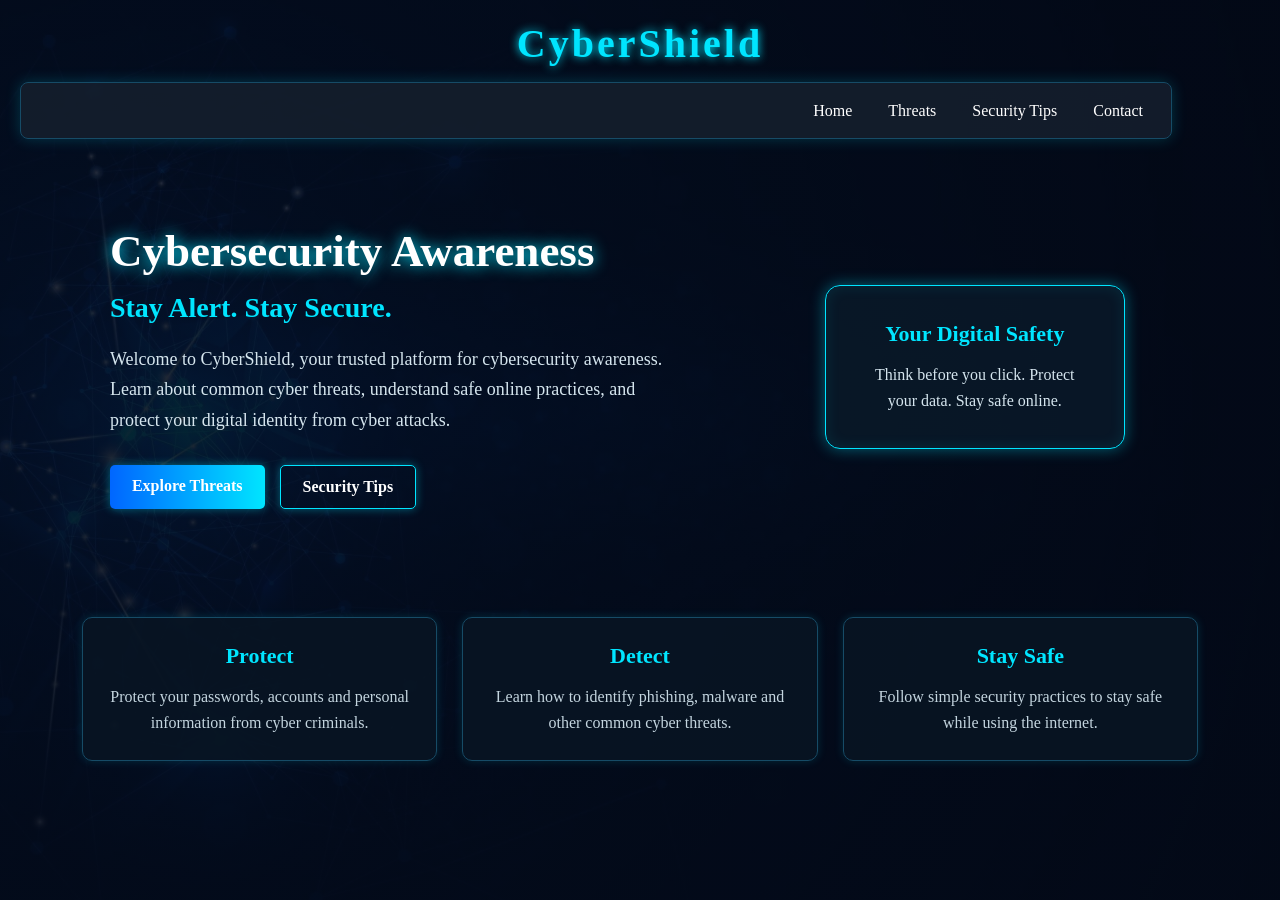
<file: index.html>
<!DOCTYPE html>
<html lang="en">

<head>

    <meta charset="UTF-8">
    <meta name="viewport" content="width=device-width, initial-scale=1.0">

    <link rel="stylesheet" href="style.css">

    <title>CyberShield</title>

</head>


<body>

    <div class="d1">

        <h1>CyberShield</h1>


        <nav>

            <ul>

                <li>
                    <a href="index.html">Home</a>
                </li>

                <li>
                    <a href="threats.html">Threats</a>
                </li>

                <li>
                    <a href="tips.html">Security Tips</a>
                </li>

                <li>
                    <a href="contact.html">Contact</a>
                </li>

            </ul>

        </nav>


        <div class="maincontent">


            <div class="content1">

                <h2>Cybersecurity Awareness</h2>

                <h3>Stay Alert. Stay Secure.</h3>

                <p>
                    Welcome to CyberShield, your trusted platform
                    for cybersecurity awareness. Learn about common
                    cyber threats, understand safe online practices,
                    and protect your digital identity from cyber attacks.
                </p>


                <div class="buttons">

                    <a href="threats.html" class="btn">
                        Explore Threats
                    </a>

                    <a href="tips.html" class="btn btn2">
                        Security Tips
                    </a>

                </div>

            </div>


            <div class="content2">

                <div class="box">

                    <h3>Your Digital Safety</h3>

                    <p>
                        Think before you click.
                        Protect your data.
                        Stay safe online.
                    </p>

                </div>

            </div>


        </div>


        <div class="info">


            <div class="card">

                <h3> Protect</h3>

                <p>
                    Protect your passwords, accounts and
                    personal information from cyber criminals.
                </p>

            </div>


            <div class="card">

                <h3> Detect</h3>

                <p>
                    Learn how to identify phishing, malware
                    and other common cyber threats.
                </p>

            </div>


            <div class="card">

                <h3>Stay Safe</h3>

                <p>
                    Follow simple security practices to stay
                    safe while using the internet.
                </p>

            </div>


        </div>


    </div>

</body>

</html>
</file>
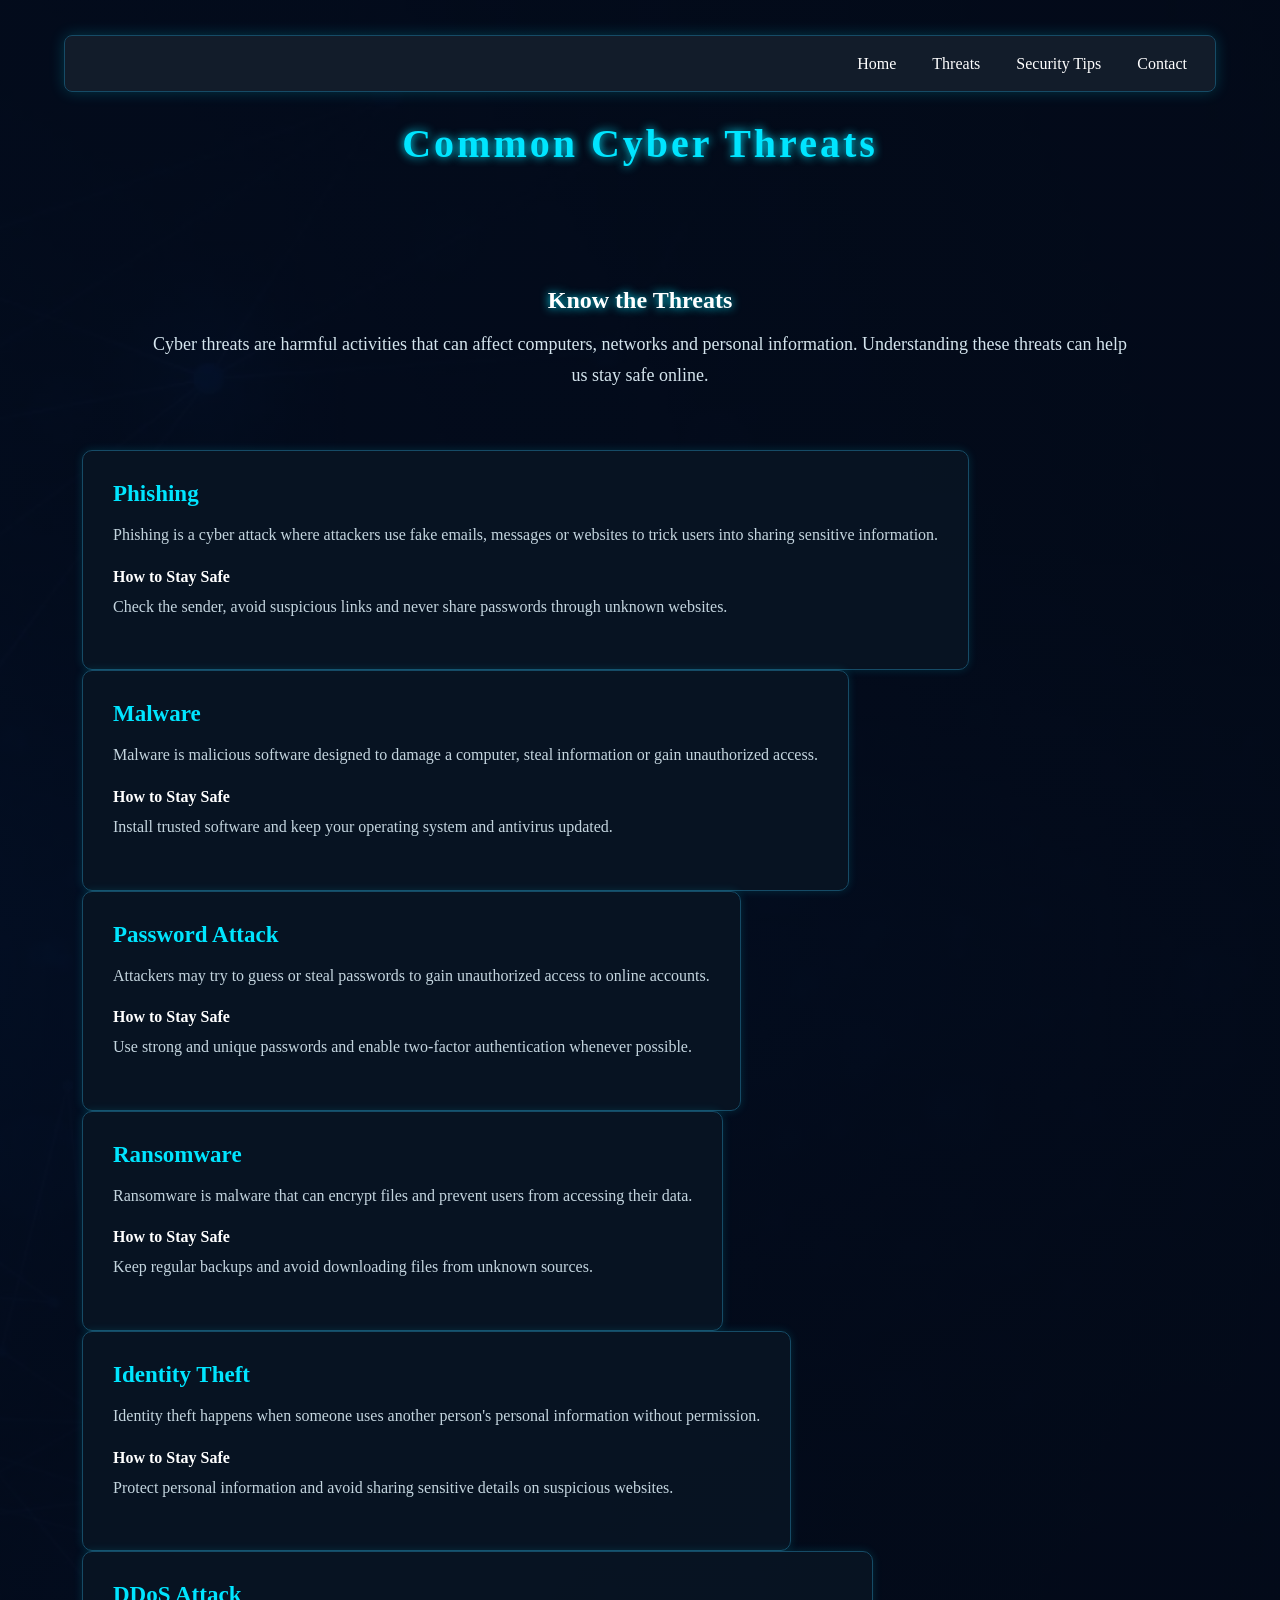
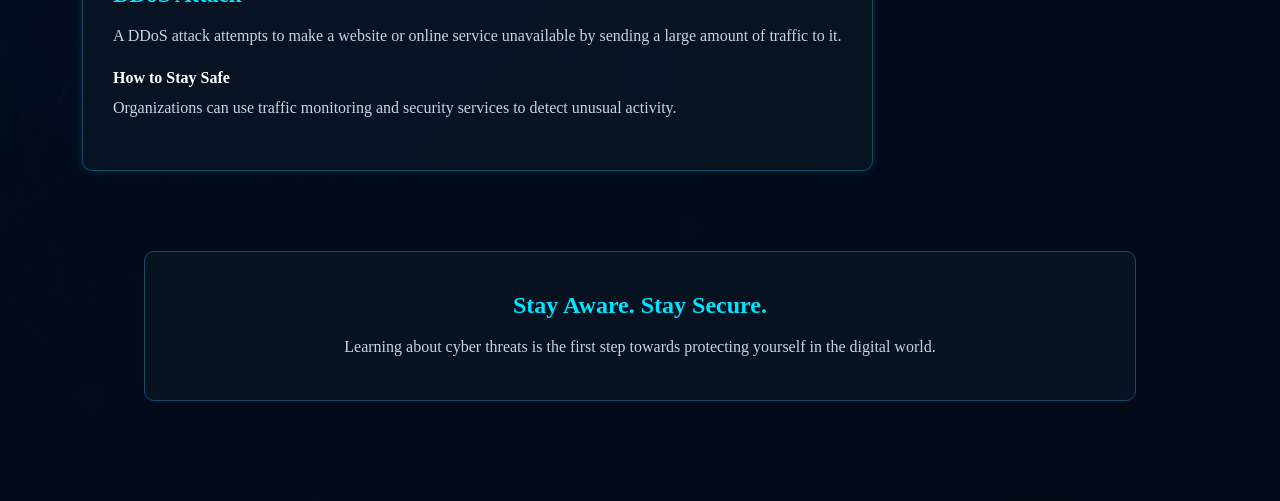
<file: threats.html>
<!DOCTYPE html>
<html lang="en">

<head>

    <meta charset="UTF-8">

    <meta name="viewport" content="width=device-width, initial-scale=1.0">
    <title>CyberShield - Threats</title>

    <style>
        * {
    margin: 0;
    padding: 0;
    box-sizing: border-box;
}


/* main container */

.d1 {
    width: 100%;
    min-height: 100vh;
    padding: 20px;
    background-image:
        linear-gradient(
            rgba(3, 10, 25, 0.88),
            rgba(3, 10, 25, 0.95)
        ),
        url("assets/images/frontbg.jpg");

    background-size: cover;
    background-position: center;
}


/* heading */

h1 {
    text-align: center;
    color: #00e5ff;
    font-size: 40px;
    margin-top:100px;
    letter-spacing: 3px;
    text-shadow: 0 0 10px #00e5ff;
    animation: heading 1.5s ease;
}


/* navigation */

nav {
    margin-top: 15px;
    background-color: rgba(20, 30, 45, 0.90);
    border: 1px solid #164b66;
    border-radius: 8px;
    box-shadow: 0 0 15px rgba(0, 229, 255, 0.2);
    position: fixed;
    top: 20px;
    left: 5%;
    width: 90%;
}


ul {
    list-style: none;
    display: flex;
    justify-content: right;
    align-items: center;
    height: 55px;
    padding: 10px;
}


li {
    margin: 10px;
    padding: 8px;
}


a {
    color: white;
    text-decoration: none;
    font-size: 16px;
    transition: 0.3s;
}


li:hover a {
    color: #00e5ff;
    text-shadow: 0 0 10px #00e5ff;
}


/* introduction */

.content {
    width: 80%; 
    margin: auto;
    padding-top: 120px;
    text-align: center;
    animation: slide 1.5s ease;
}


.content h2 {
    color: white;
    font-sze: 35px;
    margin-bottom: 15px;
    text-shadow: 0 0 10px #00e5ff;
}


.content p {
    color: #d5e5ee;
    font-size: 18px;
    line-height: 1.7;
}


/* threats cards */

.threats {
    width: 90%;
    margin: 60px auto;
    display: flex;
    justify-content: space-between;
    flex-wrap: wrap;
}


.card {
    padding: 30px;
    background: rgba(8, 20, 35, 0.90);
    border: 1px solid #164b66;
    border-radius: 10px;
    box-shadow: 0 0 10px rgba(0, 229, 255, 0.15);
    transition: 0.4s;
    animation: cardshow 1.5s ease;
}


.card:hover {
    transform: translateY(-10px);
    border-color: #00e5ff;
    box-shadow:
        0 0 15px #00e5ff,
        0 0 25px rgba(0, 102, 255, 0.4);
}


.card h3 {
    color: #00e5ff;
    font-size: 23px;
    margin-bottom: 15px;
}


.card p {
    color: #c4d5df;
    line-height: 1.6;
    margin-bottom: 20px;
}


.card h4 {
    color: white;
    margin-bottom: 8px;
}


/* bottom section */

.bottom {
    width: 80%;
    margin: 80px auto;
    padding: 40px;
    text-align: center;
    border: 1px solid #164b66;
    border-radius: 10px;
    background: rgba(8, 20, 35, 0.8);
}


.bottom h2 {
    color: #00e5ff;
    margin-bottom: 15px;
}


.bottom p {
    color: #c4d5df;
    line-height: 1.6;
}


/* heading animation */

@keyframes heading {

    from {
        opacity: 0;
        transform: translateY(-30px);
    }

    to {
        opacity: 1;
        transform: translateY(0);
    }

}


/* content animation */

@keyframes slide {

    from {
        opacity: 0;
        transform: translateX(-50px);
    }

    to {
        opacity: 1;
        transform: translateX(0);
    }

}


/* card animation */

@keyframes cardshow {

    from {
        opacity: 0;
        transform: translateY(40px);
    }

    to {
        opacity: 1;
        transform: translateY(0);
    }

}


/* responsive design */

@media screen and (max-width: 768px) {


    h1 {
        font-size: 30px;
        margin-top: 60px;
    }


    nav {
        top: 10px;
        left: 5%;
        width: 90%;
    }


    ul {
        justify-content: center;
        flex-wrap: wrap;
        height: auto;
    }


    li {
        margin: 5px;
        padding: 5px;
    }


    li a {
        font-size: 14px;
    }


    .content {
        width: 100%;
        padding-top: 100px;
    }


    .content h2 {
        font-size: 28px;
    }


    .content p {
        font-size: 16px;
    }


   .threats {
    width: 90%;
    display: flex;
    flex-direction: column;
}


    .card {
        width: 100%;
    }


    .bottom {
        width: 90%;
        padding: 25px;
    }

}
    </style>

</head>


<body>

    <div class="d1">

        <h1>Common Cyber Threats</h1>


        <nav>

            <ul>

                <li>
                    <a href="index.html">Home</a>
                </li>

                <li>
                    <a href="threats.html">Threats</a>
                </li>

                <li>
                    <a href="tips.html">Security Tips</a>
                </li>

                <li>
                    <a href="contact.html">Contact</a>
                </li>

            </ul>

        </nav>


        <div class="content">

            <h2>Know the Threats</h2>

            <p>
                Cyber threats are harmful activities that can
                affect computers, networks and personal information.
                Understanding these threats can help us stay safe online.
            </p>

        </div>


        <div class="threats">


            <div class="card">

                <h3>Phishing</h3>

                <p>
                    Phishing is a cyber attack where attackers
                    use fake emails, messages or websites to
                    trick users into sharing sensitive information.
                </p>

                <h4>How to Stay Safe</h4>

                <p>
                    Check the sender, avoid suspicious links and
                    never share passwords through unknown websites.
                </p>

            </div>


            <div class="card">

                <h3>Malware</h3>

                <p>
                    Malware is malicious software designed to
                    damage a computer, steal information or
                    gain unauthorized access.
                </p>

                <h4>How to Stay Safe</h4>

                <p>
                    Install trusted software and keep your
                    operating system and antivirus updated.
                </p>

            </div>


            <div class="card">

                <h3> Password Attack</h3>

                <p>
                    Attackers may try to guess or steal passwords
                    to gain unauthorized access to online accounts.
                </p>

                <h4>How to Stay Safe</h4>

                <p>
                    Use strong and unique passwords and enable
                    two-factor authentication whenever possible.
                </p>

            </div>


            <div class="card">

                <h3>Ransomware</h3>

                <p>
                    Ransomware is malware that can encrypt files
                    and prevent users from accessing their data.
                </p>

                <h4>How to Stay Safe</h4>

                <p>
                    Keep regular backups and avoid downloading
                    files from unknown sources.
                </p>

            </div>


            <div class="card">

                <h3>Identity Theft</h3>

                <p>
                    Identity theft happens when someone uses
                    another person's personal information without
                    permission.
                </p>

                <h4>How to Stay Safe</h4>

                <p>
                    Protect personal information and avoid sharing
                    sensitive details on suspicious websites.
                </p>

            </div>


            <div class="card">

                <h3>DDoS Attack</h3>

                <p>
                    A DDoS attack attempts to make a website or
                    online service unavailable by sending a large
                    amount of traffic to it.
                </p>

                <h4>How to Stay Safe</h4>

                <p>
                    Organizations can use traffic monitoring and
                    security services to detect unusual activity.
                </p>

            </div>


        </div>


        <div class="bottom">

            <h2>Stay Aware. Stay Secure.</h2>

            <p>
                Learning about cyber threats is the first step
                towards protecting yourself in the digital world.
            </p>

        </div>


    </div>

</body>

</html>
</file>
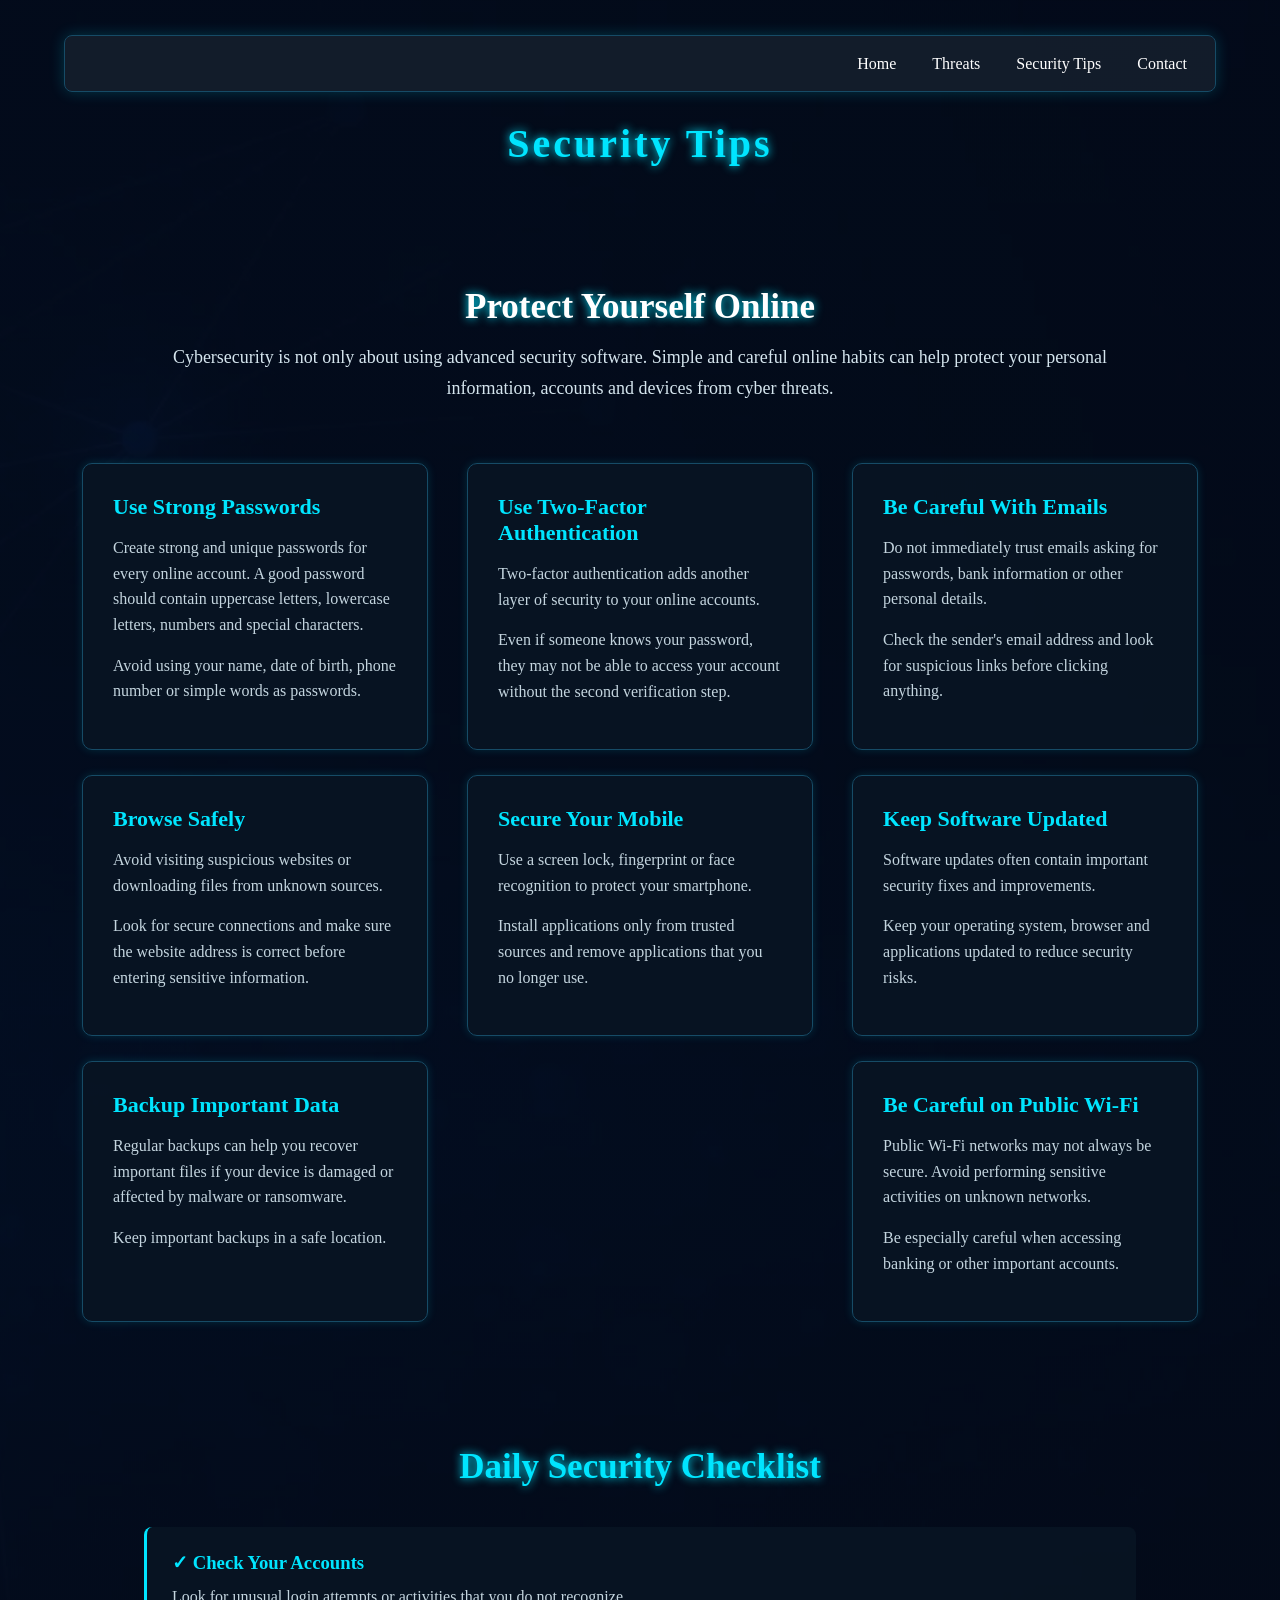
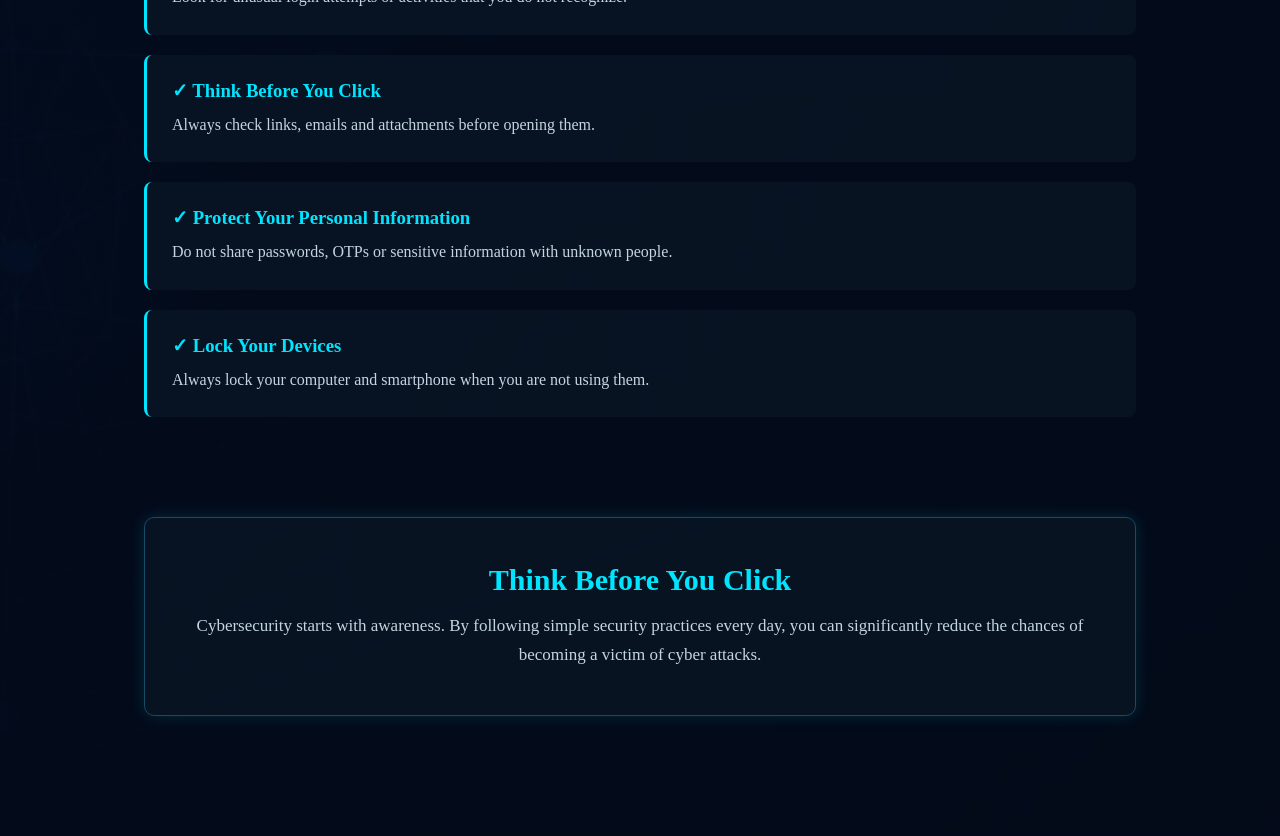
<file: tips.html>
<!DOCTYPE html>
<html lang="en">

<head>

    <meta charset="UTF-8">

    <meta name="viewport" content="width=device-width, initial-scale=1.0">

    <title>CyberShield - Security Tips</title>
    
    <style>
    
* {
    margin: 0;
    padding: 0;
    box-sizing: border-box;
}


/* main container */

.d1 {
    width: 100%;
    min-height: 100vh;
    padding: 20px;
    background-image:
        linear-gradient(
            rgba(3, 10, 25, 0.88),
            rgba(3, 10, 25, 0.95)
        ),
        url("assets/images/frontbg.jpg");

    background-size: cover;
    background-position: center;
  
}


/* heading */

h1 {
    text-align: center;
    color: #00e5ff;
    font-size: 40px;
    margin-top: 100px;
    letter-spacing: 3px;
    text-shadow: 0 0 10px #00e5ff;
    animation: heading 1.5s ease;
}


/* navigation */

nav {
    margin-top: 15px;
    background-color: rgba(20, 30, 45, 0.90);
    border: 1px solid #164b66;
    border-radius: 8px;
    box-shadow: 0 0 15px rgba(0, 229, 255, 0.2);
    position: fixed;
    top: 20px;
    left: 5%;
    width: 90%;
}


ul {
    list-style: none;
    display: flex;
    justify-content: right;
    align-items: center;
    height: 55px;
    padding: 10px;
}


li {
    margin: 10px;
    padding: 8px;
}


a {
    color: white;
    text-decoration: none;
    font-size: 16px;
    transition: 0.3s;
}


li:hover a {
    color: #00e5ff;
    text-shadow: 0 0 10px #00e5ff;
}


/* introduction */

.content {
    width: 80%;
    margin: auto;
    padding-top: 120px;
    text-align: center;
    animation: slide 1.5s ease;
}


.content h2 {
    color: white;
    font-size: 35px;
    margin-bottom: 15px;
    text-shadow: 0 0 10px #00e5ff;
}


.content p {
    color: #d5e5ee;
    font-size: 18px;
    line-height: 1.7;
}


/* security tips */

.tips {
    width: 90%;
    margin: 60px auto;
    display: flex;
    justify-content: space-between;
    flex-wrap: wrap;
}


/* cards */

.card {
    width: 31%;
    margin-bottom: 25px;
    padding: 30px;
    background: rgba(8, 20, 35, 0.90);
    border: 1px solid #164b66;
    border-radius: 10px;
    box-shadow: 0 0 10px rgba(0, 229, 255, 0.15);
    transition: 0.4s;
    animation: cardshow 1.5s ease;
}


.card:hover {
    transform: translateY(-10px);
    border-color: #00e5ff;
    box-shadow:
        0 0 15px #00e5ff,
        0 0 25px rgba(0, 102, 255, 0.4);
}


.card h3 {
    color: #00e5ff;
    font-size: 22px;
    margin-bottom: 15px;
}


.card p {
    color: #c4d5df;
    line-height: 1.6;
    margin-bottom: 15px;
}


/* checklist tick marks */

.checklist {
    width: 80%;
    margin: 100px auto;
    text-align: center;
}


.checklist h2 {
    color: #00e5ff;
    font-size: 35px;
    margin-bottom: 40px;
    text-shadow: 0 0 10px #00e5ff;
}


.check {
    padding: 25px;
    margin-bottom: 20px;
    text-align: left;
    background: rgba(8, 20, 35, 0.90);
    border-left: 3px solid #00e5ff;
    border-radius: 8px;
    transition: 0.3s;
}


.check:hover {
    transform: translateX(10px);
    box-shadow: 0 0 15px rgba(0, 229, 255, 0.4);
}


.check h3 {
    color: #00e5ff;
    margin-bottom: 10px;
}


.check p {
    color: #c4d5df;
    line-height: 1.6;
}


/* bottom section */

.bottom {
    width: 80%;
    margin: 100px auto;
    padding: 45px;
    text-align: center;
    background: rgba(8, 20, 35, 0.90);
    border: 1px solid #164b66;
    border-radius: 10px;
    box-shadow: 0 0 15px rgba(0, 229, 255, 0.15);
}


.bottom h2 {
    color: #00e5ff;
    margin-bottom: 15px;
    font-size: 30px;
}


.bottom p {
    color: #c4d5df;
    line-height: 1.7;
    font-size: 17px;
}


/* heading animation */

@keyframes heading {

    from {
        opacity: 0;
        transform: translateY(-30px);
    }

    to {
        opacity: 1;
        transform: translateY(0);
    }

}


/* content animation */

@keyframes slide {

    from {
        opacity: 0;
        transform: translateX(-50px);
    }

    to {
        opacity: 1;
        transform: translateX(0);
    }

}


/* cards animation */

@keyframes cardshow {

    from {
        opacity: 0;
        transform: translateY(40px);
    }

    to {
        opacity: 1;
        transform: translateY(0);
    }

}


/* responsive design */

@media screen and (max-width: 768px) {


    h1 {
        font-size: 30px;
        margin-top: 60px;
    }


    nav {
        top: 10px;
        left: 5%;
        width: 90%;
    }


    ul {
        justify-content: center;
        flex-wrap: wrap;
        height: auto;
    }


    li {
        margin: 5px;
        padding: 5px;
    }


    li a {
        font-size: 14px;
    }


    .content {
        width: 100%;
        padding-top: 100px;
    }


    .content h2 {
        font-size: 28px;
    }


    .content p {
        font-size: 16px;
    }


    /* mobile cards */

    .tips {
        width: 90%;
        display: flex;
        flex-direction: column;
    }


    .card {
        width: 100%;
        margin-bottom: 20px;
    }


    /* checklist */

    .checklist {
        width: 90%;
        margin: 70px auto;
    }


    .checklist h2 {
        font-size: 28px;
    }


    /* bottom */

    .bottom {
        width: 90%;
        padding: 30px;
        margin: 70px auto;
    }


    .bottom h2 {
        font-size: 26px;
    }

}
    </style>

</head>


<body>

    <div class="d1">


        <h1>Security Tips</h1>


        <nav>

            <ul>

                <li>
                    <a href="index.html">Home</a>
                </li>

                <li>
                    <a href="threats.html">Threats</a>
                </li>

                <li>
                    <a href="tips.html">Security Tips</a>
                </li>

                <li>
                    <a href="contact.html">Contact</a>
                </li>

            </ul>

        </nav>


        <!-- introduction -->

        <div class="content">

            <h2>Protect Yourself Online</h2>

            <p>
                Cybersecurity is not only about using advanced
                security software. Simple and careful online
                habits can help protect your personal information,
                accounts and devices from cyber threats.
            </p>

        </div>


        <!-- security tips -->

        <div class="tips">


            <div class="card">

                <h3>Use Strong Passwords</h3>

                <p>
                    Create strong and unique passwords for every
                    online account. A good password should contain
                    uppercase letters, lowercase letters, numbers
                    and special characters.
                </p>

                <p>
                    Avoid using your name, date of birth, phone
                    number or simple words as passwords.
                </p>

            </div>


            <div class="card">

                <h3> Use Two-Factor Authentication</h3>

                <p>
                    Two-factor authentication adds another layer
                    of security to your online accounts.
                </p>

                <p>
                    Even if someone knows your password, they may
                    not be able to access your account without
                    the second verification step.
                </p>

            </div>


            <div class="card">

                <h3> Be Careful With Emails</h3>

                <p>
                    Do not immediately trust emails asking for
                    passwords, bank information or other personal
                    details.
                </p>

                <p>
                    Check the sender's email address and look for
                    suspicious links before clicking anything.
                </p>

            </div>


            <div class="card">

                <h3> Browse Safely</h3>

                <p>
                    Avoid visiting suspicious websites or downloading
                    files from unknown sources.
                </p>

                <p>
                    Look for secure connections and make sure the
                    website address is correct before entering
                    sensitive information.
                </p>

            </div>


            <div class="card">

                <h3> Secure Your Mobile</h3>

                <p>
                    Use a screen lock, fingerprint or face
                    recognition to protect your smartphone.
                </p>

                <p>
                    Install applications only from trusted sources
                    and remove applications that you no longer use.
                </p>

            </div>


            <div class="card">

                <h3> Keep Software Updated</h3>

                <p>
                    Software updates often contain important
                    security fixes and improvements.
                </p>

                <p>
                    Keep your operating system, browser and
                    applications updated to reduce security risks.
                </p>

            </div>


            <div class="card">

                <h3>Backup Important Data</h3>

                <p>
                    Regular backups can help you recover important
                    files if your device is damaged or affected
                    by malware or ransomware.
                </p>

                <p>
                    Keep important backups in a safe location.
                </p>

            </div>


            <div class="card">

                <h3>Be Careful on Public Wi-Fi</h3>

                <p>
                    Public Wi-Fi networks may not always be secure.
                    Avoid performing sensitive activities on
                    unknown networks.
                </p>

                <p>
                    Be especially careful when accessing banking
                    or other important accounts.
                </p>

            </div>


        </div>


        <!-- daily checklist -->

        <div class="checklist">

            <h2>Daily Security Checklist</h2>


            <div class="check">

                <h3>✓ Check Your Accounts</h3>

                <p>
                    Look for unusual login attempts or activities
                    that you do not recognize.
                </p>

            </div>


            <div class="check">

                <h3>✓ Think Before You Click</h3>

                <p>
                    Always check links, emails and attachments
                    before opening them.
                </p>

            </div>


            <div class="check">

                <h3>✓ Protect Your Personal Information</h3>

                <p>
                    Do not share passwords, OTPs or sensitive
                    information with unknown people.
                </p>

            </div>


            <div class="check">

                <h3>✓ Lock Your Devices</h3>

                <p>
                    Always lock your computer and smartphone
                    when you are not using them.
                </p>

            </div>


        </div>


        <!-- conclusion -->

        <div class="bottom">

            <h2>Think Before You Click</h2>

            <p>
                Cybersecurity starts with awareness. By following
                simple security practices every day, you can
                significantly reduce the chances of becoming a
                victim of cyber attacks.
            </p>

        </div>


    </div>

</body>

</html>
</file>
<file: style.css>
* {
    margin: 0;
    padding: 0;
    box-sizing: border-box;
}


/* main container */

.d1 {
    width: 100%;
    min-height: 100vh;

    padding: 20px;

    background-image:
        linear-gradient(
            rgba(3, 10, 25, 0.85),
            rgba(3, 10, 25, 0.92)
        ),
        url("assets/images/frontbg.jpg");

    background-size: cover;
    background-position: center;
    background-repeat: no-repeat;
}


/* heading */

h1 {
    text-align: center;
    color: #00e5ff;
    font-size: 40px;
    letter-spacing: 3px;
    text-shadow: 0 0 10px #00e5ff;
    animation: heading 2s ease;
}


/* navigation */

nav {
    margin-top: 15px;
    background-color: rgba(20, 30, 45, 0.90);
    border: 1px solid #164b66;
    border-radius: 8px;
    box-shadow: 0 0 15px rgba(0, 229, 255, 0.2);
    position: fixed;
    width: 90%;

}


ul {
    list-style: none;
    display: flex;
    justify-content: right;
    align-items: center;
    height: 55px;
    padding: 10px;
}


li {
    margin: 10px;
    padding: 8px;
}


a {
    color: white;
    text-decoration: none;
    font-size: 16px;
    transition: 0.3s;
}


li:hover a {
    color: #00e5ff;
    text-shadow: 0 0 10px #00e5ff;
}


/* main content */

.maincontent {
    width: 90%;
    min-height: 500px;
    margin: auto;
    padding-top: 100px;
    display: flex;
    justify-content: space-around;
    align-items: center;
}


/* left content */

.content1 {
    width: 55%;
    animation: slideleft 1.5s ease;
}


.content1 h2 {
    color: white;
    font-size: 45px;
    margin-bottom: 15px;
    text-shadow: 0 0 15px #00e5ff;
}


.content1 h3 {
    color: #00e5ff;
    font-size: 28px;
    margin-bottom: 20px;
}


.content1 p {
    width: 90%;
    color: #d5e5ee;
    font-size: 18px;
    line-height: 1.7;
}


/* buttons */

.buttons {
    margin-top: 30px;
    display: flex;
    gap: 15px;
    flex-wrap: wrap;
}


.btn {
    background: linear-gradient(
        90deg,
        #0066ff,
        #00e5ff
    );

    color: white;
    padding: 12px 22px;
    border-radius: 5px;
    font-weight: bold;
    box-shadow: 0 0 10px rgba(0, 229, 255, 0.4);
    transition: 0.3s;
}


.btn:hover {
    color: white;
    transform: translateY(-8px);

    box-shadow:
        0 0 15px #00e5ff,
        0 0 25px #0066ff;
}


.btn2 {
    background: transparent;
    border: 1px solid #00e5ff;
}


/* right content */

.content2 {
    width: 35%;
    display: flex;
    justify-content: center;
    align-items: center;
    animation: slideright 1.5s ease;
}


/* information box */

.box {
    width: 300px;
    padding: 35px;
    text-align: center;
    background: rgba(10, 25, 40, 0.85);
    border: 1px solid #00e5ff;
    border-radius: 15px;

    box-shadow:
        0 0 15px rgba(0, 229, 255, 0.4),
        inset 0 0 15px rgba(0, 229, 255, 0.1);
    animation: floating 3s ease-in-out infinite;
}


.box h3 {
    color: #00e5ff;
    font-size: 22px;
    margin-bottom: 15px;
}


.box p {
    color: #d5e5ee;
    line-height: 1.6;
}


/* cards */

.info {
    width: 90%;
    margin: 50px auto;
    display: flex;
    justify-content: space-between;
    gap: 25px;
}


.card {
    width: 33%;
    background: rgba(8, 20, 35, 0.90);
    border: 1px solid #164b66;
    border-radius: 10px;
    padding: 25px;
    text-align: center;
    box-shadow: 0 0 10px rgba(0, 229, 255, 0.15);
    transition: 0.4s;
    animation: cardshow 1.5s ease;
}


.card h3 {
    color: #00e5ff;
    margin-bottom: 15px;
    font-size: 22px;
}


.card p {
    color: #c4d5df;
    line-height: 1.6;
}


.card:hover {
    transform: translateY(-10px);
    border-color: #00e5ff;
    box-shadow:
        0 0 15px #00e5ff,
        0 0 30px rgba(0, 102, 255, 0.4);
}


/* heading animation */

@keyframes heading {

    from {
        opacity: 0;
        transform: translateY(-30px);
    }

    to {
        opacity: 1;
        transform: translateY(0);
    }

}


/* left animation */

@keyframes slideleft {

    from {
        opacity: 0;
        transform: translateX(-80px);
    }

    to {
        opacity: 1;
        transform: translateX(0);
    }

}


/* right animation */

@keyframes slideright {

    from {
        opacity: 0;
        transform: translateX(80px);
    }

    to {
        opacity: 1;
        transform: translateX(0);
    }

}


/* floating box */

@keyframes floating {

    0% {
        transform: translateY(0);
    }

    50% {
        transform: translateY(-12px);
    }

    100% {
        transform: translateY(0);
    }

}


/* cards animation */

@keyframes cardshow {

    from {
        opacity: 0;
        transform: translateY(40px);
    }

    to {
        opacity: 1;
        transform: translateY(0);
    }

}


/* responsive design */

@media screen and (max-width: 768px) {


    /* heading */

    h1 {
        font-size: 30px;
        margin-top: 60px;
    }


    /* navigation */

    nav {
        top: 10px;
        left: 5%;
        width: 90%;
    }


    ul {
        justify-content: center;
        flex-wrap: wrap;
        height: auto;
        padding: 8px;
    }


    li {
        margin: 5px;
        padding: 5px;
    }


    li a {
        font-size: 14px;
    }


    /* main content */

    .maincontent {
        width: 100%;
        min-height: auto;
        flex-direction: column;
        text-align: center;
        padding-top: 100px;
        padding-bottom: 50px;
    }


    /* left content */

    .content1 {
        width: 100%;
    }


    .content1 h2 {
        font-size: 32px;
    }


    .content1 h3 {
        font-size: 23px;
    }


    .content1 p {
        width: 100%;
        font-size: 16px;
    }


    /* buttons */

    .buttons {
        justify-content: center;
        flex-wrap: wrap;
    }


    /* right content */

    .content2 {
        width: 100%;
        margin-top: 40px;
    }


    .box {
        width: 280px;
        padding: 25px;
    }


    /* cards */

    .info {
        width: 90%;
        margin: 30px auto;
        flex-direction: column;
        gap: 20px;
    }


    .card {
        width: 100%;
    }

}
</file>
